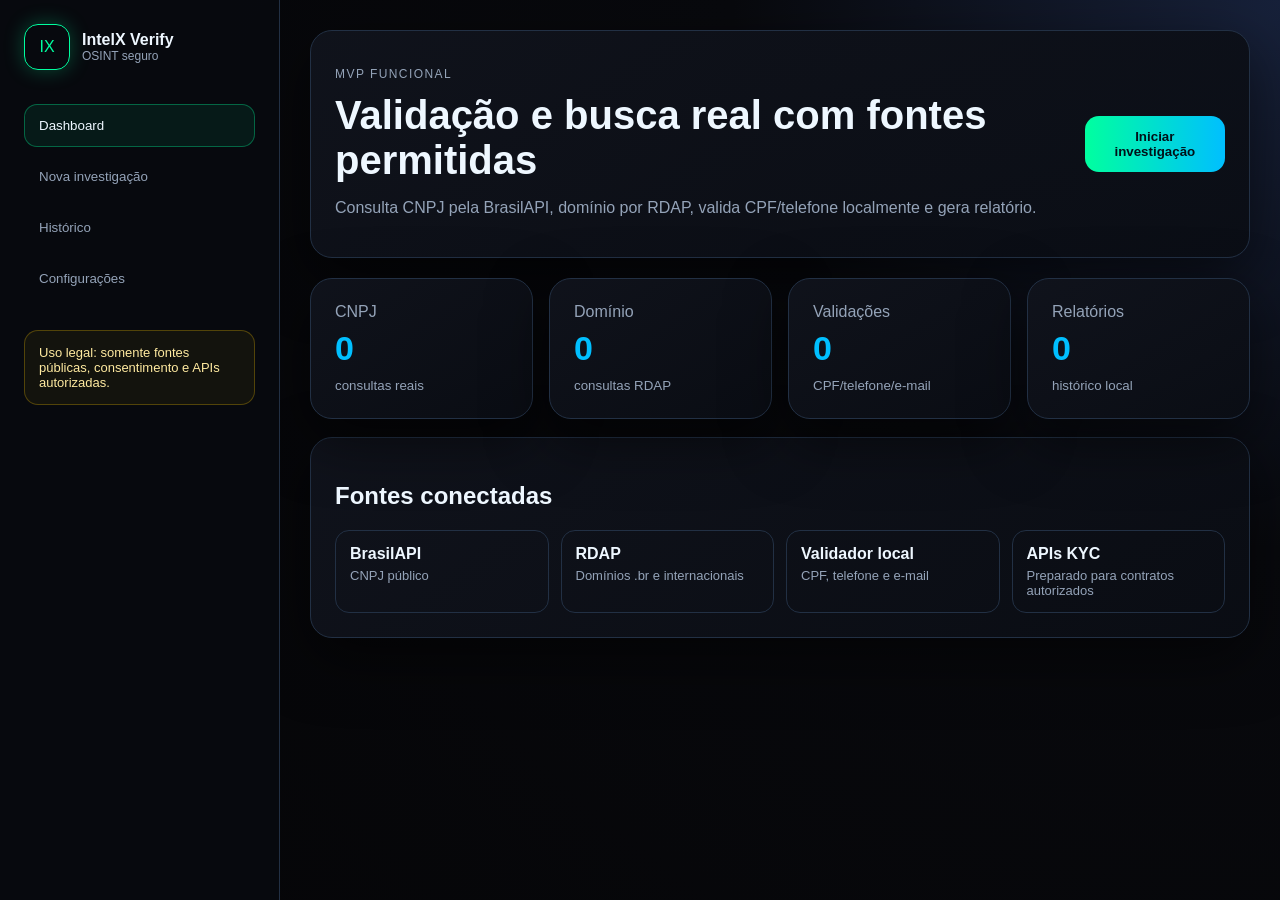
<file: index.html>
<!doctype html>
<html lang="pt-BR">
<head>
  <meta charset="utf-8" />
  <meta name="viewport" content="width=device-width, initial-scale=1" />
  <title>IntelX Verify — OSINT Seguro</title>
  <link rel="stylesheet" href="styles.css" />
</head>
<body>
  <div class="app">
    <aside class="sidebar">
      <div class="brand"><div class="logo">IX</div><div><strong>IntelX Verify</strong><span>OSINT seguro</span></div></div>
      <nav>
        <button class="nav active" data-page="dashboard">Dashboard</button>
        <button class="nav" data-page="investigar">Nova investigação</button>
        <button class="nav" data-page="historico">Histórico</button>
        <button class="nav" data-page="config">Configurações</button>
      </nav>
      <div class="notice">Uso legal: somente fontes públicas, consentimento e APIs autorizadas.</div>
    </aside>
    <main>
      <section id="dashboard" class="page show">
        <div class="hero">
          <div><p class="eyebrow">MVP funcional</p><h1>Validação e busca real com fontes permitidas</h1><p>Consulta CNPJ pela BrasilAPI, domínio por RDAP, valida CPF/telefone localmente e gera relatório.</p></div>
          <button class="primary" onclick="go('investigar')">Iniciar investigação</button>
        </div>
        <div class="grid cards">
          <div class="card"><span>CNPJ</span><b id="statCnpj">0</b><small>consultas reais</small></div>
          <div class="card"><span>Domínio</span><b id="statDomain">0</b><small>consultas RDAP</small></div>
          <div class="card"><span>Validações</span><b id="statValid">0</b><small>CPF/telefone/e-mail</small></div>
          <div class="card"><span>Relatórios</span><b id="statTotal">0</b><small>histórico local</small></div>
        </div>
        <div class="panel"><h2>Fontes conectadas</h2><div class="source-list">
          <div><b>BrasilAPI</b><span>CNPJ público</span></div>
          <div><b>RDAP</b><span>Domínios .br e internacionais</span></div>
          <div><b>Validador local</b><span>CPF, telefone e e-mail</span></div>
          <div><b>APIs KYC</b><span>Preparado para contratos autorizados</span></div>
        </div></div>
      </section>

      <section id="investigar" class="page">
        <div class="panel">
          <h1>Nova investigação</h1>
          <p class="muted">Escolha o tipo. CPF e telefone aqui fazem validação segura; consulta cadastral completa só com API autorizada e consentimento.</p>
          <div class="form">
            <label>Tipo de busca</label>
            <select id="tipo">
              <option value="cnpj">CNPJ — busca real BrasilAPI</option>
              <option value="dominio">Domínio/site — busca real RDAP</option>
              <option value="cpf">CPF — validação local</option>
              <option value="telefone">Telefone — validação local</option>
              <option value="email">E-mail — validação local</option>
            </select>
            <label>Valor</label>
            <input id="valor" placeholder="Ex: 00.000.000/0001-00, exemplo.com.br, 11999999999" />
            <label class="check"><input type="checkbox" id="consent" /> Confirmo que tenho autorização/base legal para realizar esta consulta.</label>
            <button class="primary" onclick="investigar()">Executar análise</button>
          </div>
        </div>
        <div id="progress" class="panel hidden"><h2>Processando</h2><div class="bar"><i id="bar"></i></div><ul id="steps"></ul></div>
        <div id="result" class="panel hidden"></div>
      </section>

      <section id="historico" class="page"><div class="panel"><h1>Histórico</h1><div id="history"></div><button class="ghost" onclick="clearHistory()">Limpar histórico</button></div></section>
      <section id="config" class="page"><div class="panel"><h1>Configurações</h1><p>Para CPF/telefone com dados cadastrais reais, conecte somente APIs contratadas e autorizadas.</p><textarea id="kycConfig" placeholder='Exemplo: {"provedor":"KYC autorizado","endpoint":"https://sua-api.com/verify","apiKey":"cole_a_chave_no_backend"}'></textarea><p class="danger">Nunca coloque chave secreta no frontend em produção. Use backend/proxy seguro.</p><button class="primary" onclick="saveConfig()">Salvar configuração local</button></div></section>
    </main>
  </div>
  <script src="app.js"></script>
</body>
</html>
</file>
<file: styles.css>
:root{--bg:#08090d;--panel:#10131c;--line:#223044;--text:#eef7ff;--muted:#94a3b8;--neon:#00ff9f;--cyan:#00bfff;--pink:#ff00aa;--warn:#ffcc00}*{box-sizing:border-box}body{margin:0;font-family:Inter,Arial,sans-serif;background:radial-gradient(circle at top right,#17213a 0,#08090d 35%,#050507 100%);color:var(--text)}.app{display:flex;min-height:100vh}.sidebar{width:280px;background:rgba(7,10,16,.86);border-right:1px solid var(--line);padding:24px;position:sticky;top:0;height:100vh}.brand{display:flex;gap:12px;align-items:center;margin-bottom:34px}.brand span{display:block;color:var(--muted);font-size:12px}.logo{width:46px;height:46px;border:1px solid var(--neon);border-radius:14px;display:grid;place-items:center;color:var(--neon);box-shadow:0 0 20px #00ff9f44}.nav{width:100%;display:block;margin:8px 0;padding:13px 14px;background:transparent;color:var(--muted);border:1px solid transparent;border-radius:13px;text-align:left;cursor:pointer}.nav.active,.nav:hover{border-color:#00ff9f55;color:var(--text);background:#00ff9f12}.notice{margin-top:30px;padding:14px;border:1px solid #ffcc0044;border-radius:14px;color:#ffeaa0;background:#ffcc000d;font-size:13px}main{flex:1;padding:30px;max-width:1160px}.page{display:none}.page.show{display:block}.hero,.panel,.card{background:linear-gradient(145deg,rgba(16,19,28,.95),rgba(10,13,20,.92));border:1px solid var(--line);border-radius:22px;padding:24px;box-shadow:0 20px 60px #0008}.hero{display:flex;align-items:center;justify-content:space-between;gap:20px;margin-bottom:20px}.eyebrow{color:var(--neon);text-transform:uppercase;letter-spacing:.12em;font-size:12px}.hero h1{font-size:40px;margin:8px 0}.hero p,.muted{color:var(--muted)}.grid{display:grid;grid-template-columns:repeat(4,1fr);gap:16px}.card span{color:var(--muted)}.card b{display:block;font-size:34px;margin:8px 0;color:var(--cyan)}.card small{color:var(--muted)}.panel{margin-top:18px}.source-list{display:grid;grid-template-columns:repeat(4,1fr);gap:12px}.source-list div{border:1px solid var(--line);padding:14px;border-radius:14px}.source-list span{display:block;color:var(--muted);font-size:13px;margin-top:5px}.form{display:grid;gap:12px;max-width:650px}input,select,textarea{width:100%;padding:14px;background:#080b12;color:var(--text);border:1px solid #2c3d58;border-radius:13px}textarea{min-height:170px}.check{display:flex;gap:9px;align-items:center;color:var(--muted)}.check input{width:auto}.primary,.ghost{border:0;border-radius:14px;padding:13px 18px;cursor:pointer;font-weight:700}.primary{background:linear-gradient(90deg,var(--neon),var(--cyan));color:#001018}.ghost{background:#162033;color:var(--text);border:1px solid var(--line)}.hidden{display:none}.bar{height:13px;background:#071018;border:1px solid var(--line);border-radius:99px;overflow:hidden}.bar i{display:block;height:100%;width:0;background:linear-gradient(90deg,var(--neon),var(--pink));transition:.3s}.result-grid{display:grid;grid-template-columns:1fr 1fr;gap:14px}.kv{border:1px solid var(--line);border-radius:14px;padding:12px}.kv small{color:var(--muted);display:block}.badge{display:inline-block;padding:6px 10px;border-radius:999px;background:#00ff9f18;color:var(--neon);border:1px solid #00ff9f44}.danger{color:#ffb4b4}.history-item{border:1px solid var(--line);border-radius:14px;padding:14px;margin:10px 0;background:#080b12}@media(max-width:900px){.app{display:block}.sidebar{width:auto;height:auto;position:relative}.grid,.source-list,.result-grid{grid-template-columns:1fr}.hero{display:block}.hero h1{font-size:30px}}
</file>
